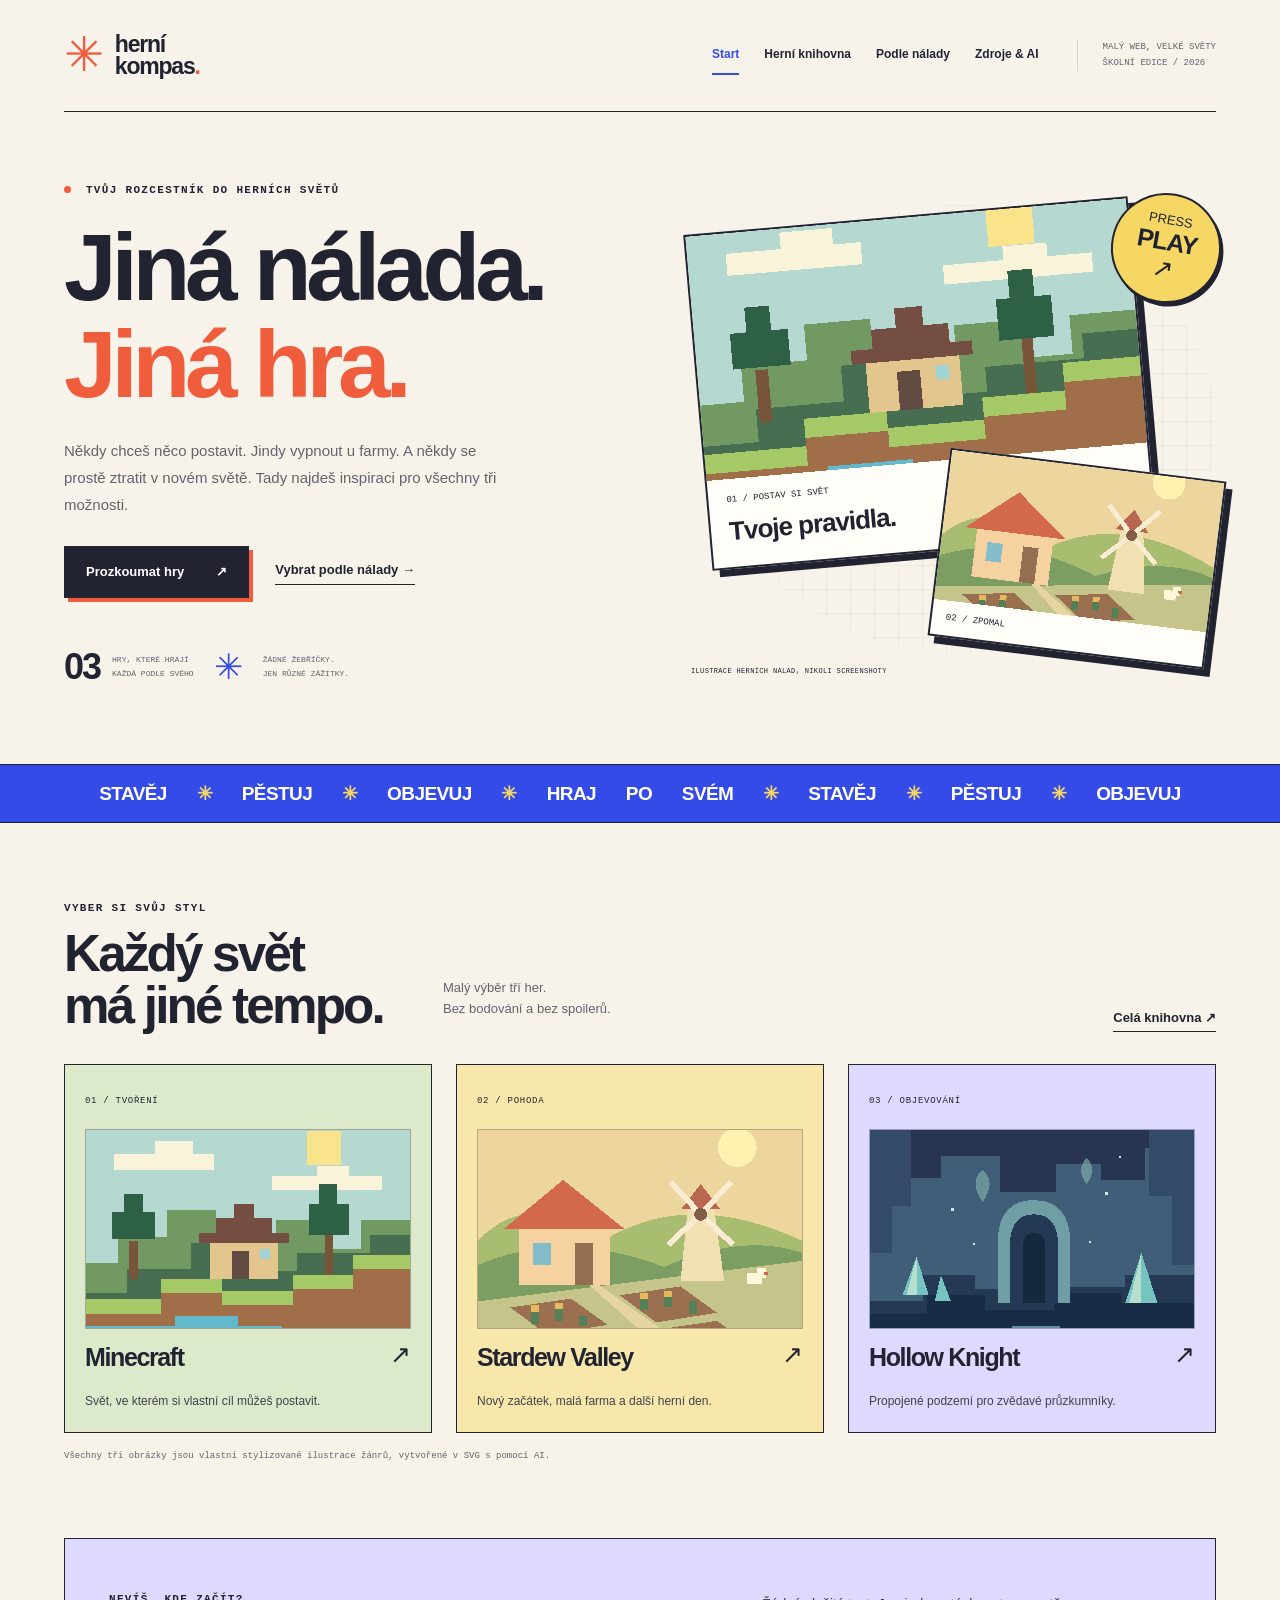
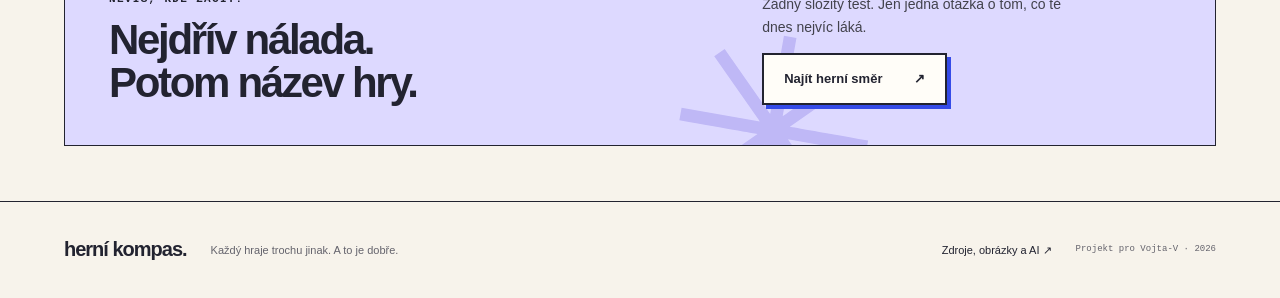
<file: index.html>
<!DOCTYPE html>
<html lang="cs">
<head>
  <meta charset="utf-8">
  <meta name="viewport" content="width=device-width, initial-scale=1">
  <meta name="description" content="Herní kompas: inspirace pro tvoření, farmaření a objevování. Tři hry bez žebříčků.">
  <meta name="theme-color" content="#f7f3eb">
  <title>Jiná nálada, jiná hra — Herní kompas</title>
  <link rel="icon" type="image/svg+xml" href="favicon.svg">
  <link rel="stylesheet" href="style.css">
  <script src="script.js" defer></script>
</head>
<body>
<a class="skip" href="#obsah">Přeskočit na obsah</a>
<header class="site-header container"><a class="logo" href="index.html" aria-label="Herní kompas — úvod"><span class="logo-icon" aria-hidden="true">✳</span><span>herní<br>kompas<span class="logo-dot">.</span></span></a><nav aria-label="Hlavní navigace"><a href="index.html" aria-current="page">Start</a><a href="hry.html">Herní knihovna</a><a href="vyber.html">Podle nálady</a><a href="zdroje.html">Zdroje & AI</a></nav><span class="edition">MALÝ WEB, VELKÉ SVĚTY<br>ŠKOLNÍ EDICE / 2026</span></header>
<main id="obsah"><section class="hero container"><div class="hero-text"><p class="eyebrow"><span class="mini-dot"></span> TVŮJ ROZCESTNÍK DO HERNÍCH SVĚTŮ</p><h1>Jiná nálada.<br><span>Jiná hra.</span></h1><p>Někdy chceš něco postavit. Jindy vypnout u farmy. A někdy se prostě ztratit v novém světě. Tady najdeš inspiraci pro všechny tři možnosti.</p><div class="hero-buttons"><a class="button" href="hry.html">Prozkoumat hry <span aria-hidden="true">↗</span></a><a class="text-link" href="vyber.html">Vybrat podle nálady →</a></div><div class="hero-meta"><strong>03</strong><span>HRY, KTERÉ HRAJÍ<br>KAŽDÁ PODLE SVÉHO</span><span class="star" aria-hidden="true">✳</span><span>ŽÁDNÉ ŽEBŘÍČKY.<br>JEN RŮZNÉ ZÁŽITKY.</span></div></div><div class="hero-collage"><div class="collage-grid" aria-hidden="true"></div><figure class="poster poster-main"><img src="staveni.svg" alt="Pixelová ilustrace krajiny z kostek s domkem a stromy" width="800" height="600"><figcaption><span>01 / POSTAV SI SVĚT</span><strong>Tvoje pravidla.</strong></figcaption></figure><figure class="poster poster-small"><img src="farma.svg" alt="Pixelová ilustrace malé farmy se záhony a větrným mlýnem" width="800" height="600"><figcaption>02 / ZPOMAL</figcaption></figure><div class="sticker">PRESS<br><strong>PLAY</strong><span aria-hidden="true">↗</span></div><span class="collage-note">ILUSTRACE HERNÍCH NÁLAD, NIKOLI SCREENSHOTY</span></div></section>
<div class="marquee" aria-hidden="true"><div>STAVĚJ <span>✳</span> PĚSTUJ <span>✳</span> OBJEVUJ <span>✳</span> HRAJ PO SVÉM <span>✳</span> STAVĚJ <span>✳</span> PĚSTUJ <span>✳</span> OBJEVUJ</div></div>
<section class="container home-library"><div class="section-top"><div><p class="eyebrow">VYBER SI SVŮJ STYL</p><h2>Každý svět<br>má jiné tempo.</h2></div><p>Malý výběr tří her.<br>Bez bodování a bez spoilerů.</p><a class="text-link" href="hry.html">Celá knihovna ↗</a></div><div class="tile-grid">
<a class="game-tile tile-green" href="hry.html#minecraft"><span class="tile-number">01 / TVOŘENÍ</span><img src="staveni.svg" alt="Kostičkovaná krajina jako ilustrace tvořivého hraní" width="800" height="600" loading="lazy"><div><h3>Minecraft</h3><span aria-hidden="true">↗</span></div><p>Svět, ve kterém si vlastní cíl můžeš postavit.</p></a>
<a class="game-tile tile-yellow" href="hry.html#stardew"><span class="tile-number">02 / POHODA</span><img src="farma.svg" alt="Barevná farma jako ilustrace klidnějšího herního tempa" width="800" height="600" loading="lazy"><div><h3>Stardew Valley</h3><span aria-hidden="true">↗</span></div><p>Nový začátek, malá farma a další herní den.</p></a>
<a class="game-tile tile-purple" href="hry.html#hollow"><span class="tile-number">03 / OBJEVOVÁNÍ</span><img src="jeskyne.svg" alt="Modrá jeskyně jako ilustrace průzkumu tajemného světa" width="800" height="600" loading="lazy"><div><h3>Hollow Knight</h3><span aria-hidden="true">↗</span></div><p>Propojené podzemí pro zvědavé průzkumníky.</p></a>
</div><p class="caption">Všechny tři obrázky jsou vlastní stylizované ilustrace žánrů, vytvořené v SVG s pomocí AI.</p></section>
<section class="container mood-banner"><div><p class="eyebrow">NEVÍŠ, KDE ZAČÍT?</p><h2>Nejdřív nálada.<br>Potom název hry.</h2></div><div><p>Žádný složitý test. Jen jedna otázka o tom, co tě dnes nejvíc láká.</p><a class="button light" href="vyber.html">Najít herní směr <span>↗</span></a></div><span class="banner-star" aria-hidden="true">✳</span></section></main>
<footer class="site-footer"><div class="container footer-inner"><a href="index.html" class="footer-logo">herní kompas.</a><p>Každý hraje trochu jinak. A to je dobře.</p><a href="zdroje.html">Zdroje, obrázky a AI ↗</a><span>Projekt pro Vojta-V · 2026</span></div></footer>
</body>
</html>
</file>
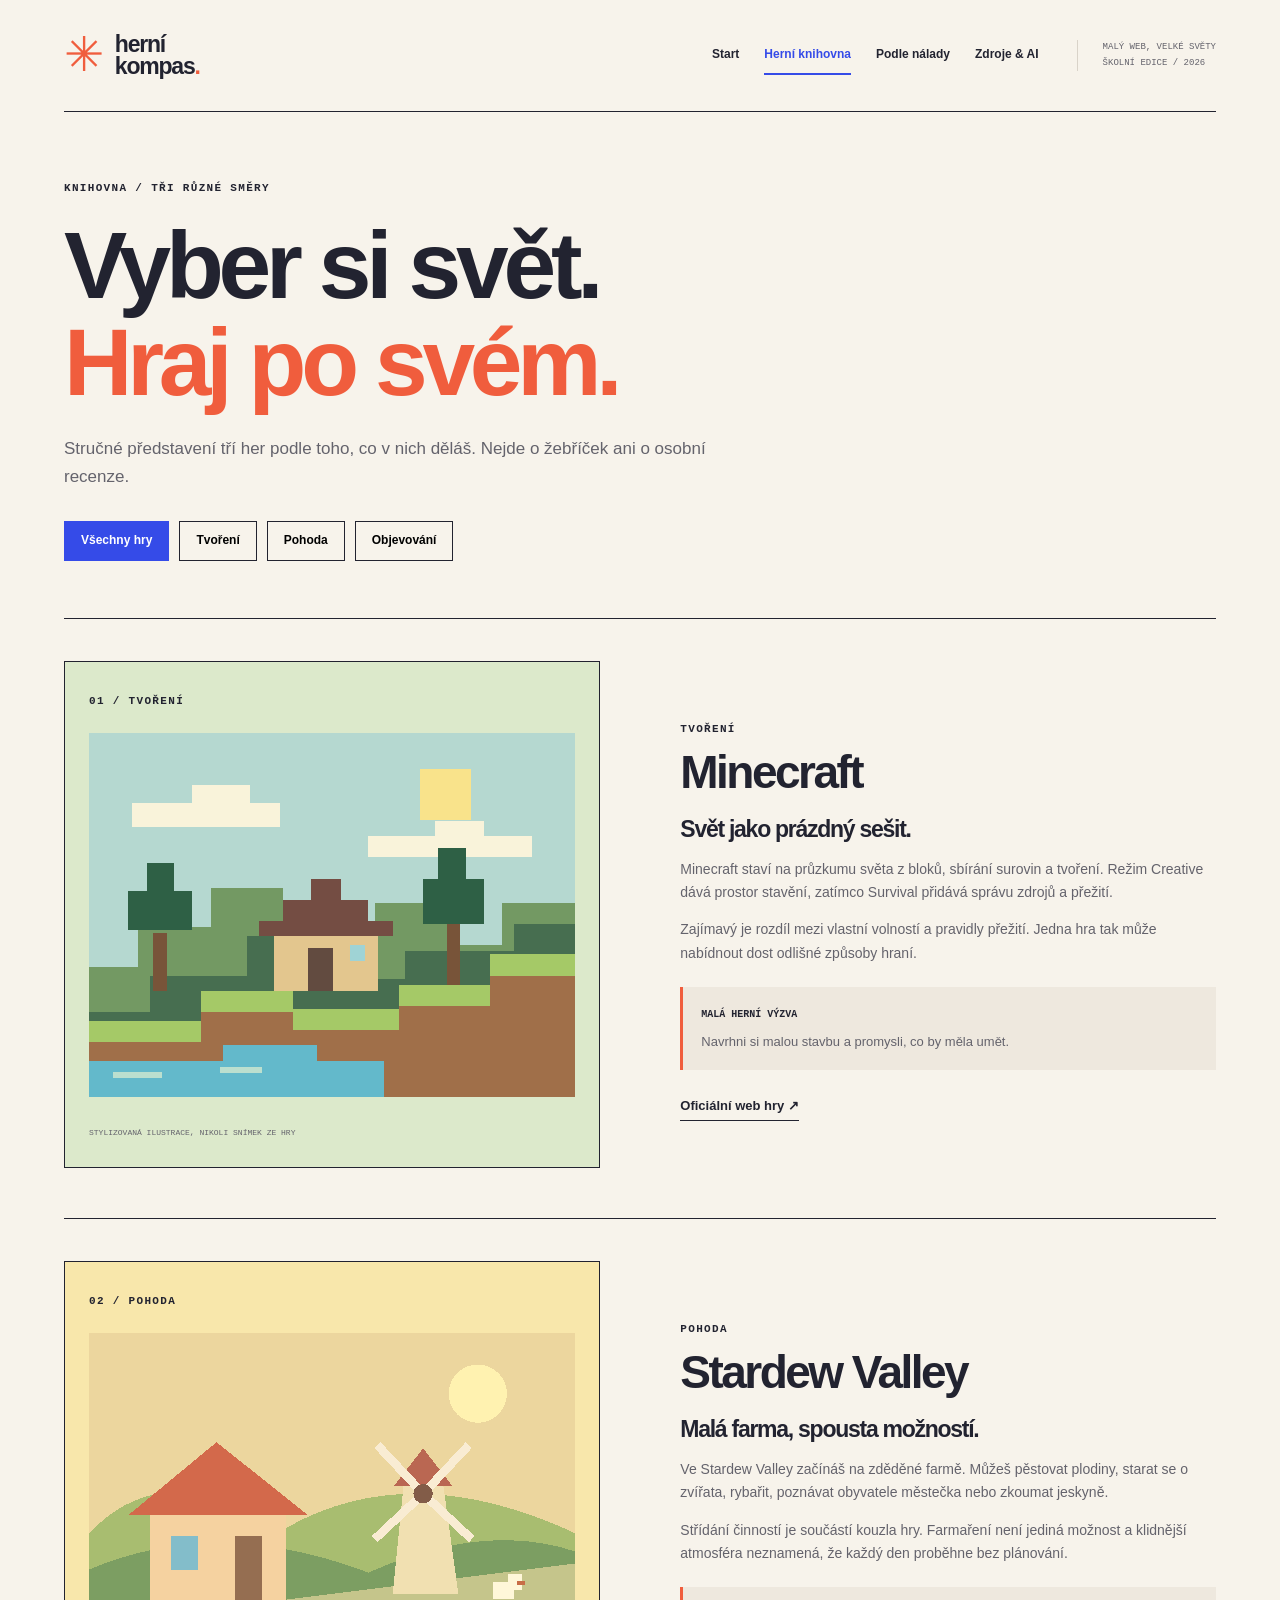
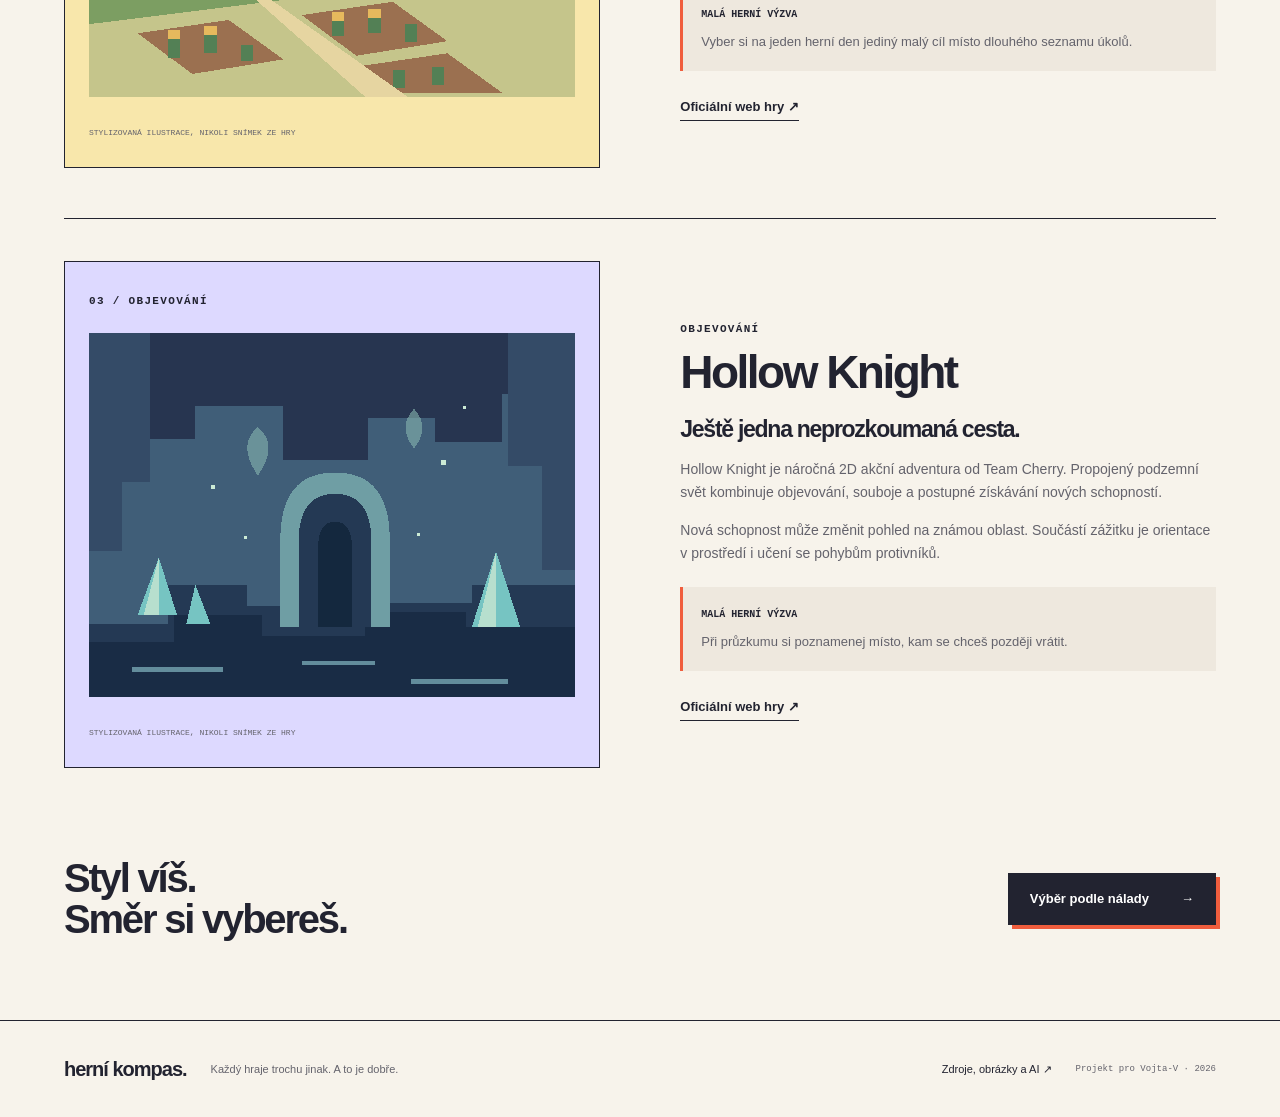
<file: hry.html>
<!DOCTYPE html>
<html lang="cs">
<head>
  <meta charset="utf-8">
  <meta name="viewport" content="width=device-width, initial-scale=1">
  <meta name="description" content="Představení Minecraftu, Stardew Valley a Hollow Knight podle stylu hraní.">
  <meta name="theme-color" content="#f7f3eb">
  <title>Herní knihovna — Herní kompas</title>
  <link rel="icon" type="image/svg+xml" href="favicon.svg">
  <link rel="stylesheet" href="style.css">
  <script src="script.js" defer></script>
</head>
<body>
<a class="skip" href="#obsah">Přeskočit na obsah</a>
<header class="site-header container"><a class="logo" href="index.html" aria-label="Herní kompas — úvod"><span class="logo-icon" aria-hidden="true">✳</span><span>herní<br>kompas<span class="logo-dot">.</span></span></a><nav aria-label="Hlavní navigace"><a href="index.html">Start</a><a href="hry.html" aria-current="page">Herní knihovna</a><a href="vyber.html">Podle nálady</a><a href="zdroje.html">Zdroje & AI</a></nav><span class="edition">MALÝ WEB, VELKÉ SVĚTY<br>ŠKOLNÍ EDICE / 2026</span></header>
<main id="obsah"><section class="container page-head"><p class="eyebrow">KNIHOVNA / TŘI RŮZNÉ SMĚRY</p><h1>Vyber si svět.<br><span class="orange">Hraj po svém.</span></h1><p>Stručné představení tří her podle toho, co v nich děláš. Nejde o žebříček ani o osobní recenze.</p><div class="filters" hidden aria-label="Filtrovat hry podle stylu"><button type="button" data-filter="all" aria-pressed="true">Všechny hry</button><button type="button" data-filter="tvoreni" aria-pressed="false">Tvoření</button><button type="button" data-filter="pohoda" aria-pressed="false">Pohoda</button><button type="button" data-filter="objevovani" aria-pressed="false">Objevování</button></div><p id="filter-status" class="caption" role="status" aria-live="polite"></p></section><div class="container library-list"><article class="library-game" id="minecraft" data-style="tvoreni"><div class="library-art tile-green"><span class="eyebrow">01 / TVOŘENÍ</span><img src="staveni.svg" alt="Vlastní ilustrace žánru: tvoření" width="800" height="600" loading="lazy"><span class="caption">STYLIZOVANÁ ILUSTRACE, NIKOLI SNÍMEK ZE HRY</span></div><div class="game-copy"><p class="eyebrow">TVOŘENÍ</p><h2>Minecraft</h2><h3>Svět jako prázdný sešit.</h3><p>Minecraft staví na průzkumu světa z bloků, sbírání surovin a tvoření. Režim Creative dává prostor stavění, zatímco Survival přidává správu zdrojů a přežití.</p><p>Zajímavý je rozdíl mezi vlastní volností a pravidly přežití. Jedna hra tak může nabídnout dost odlišné způsoby hraní.</p><div class="small-challenge"><strong>MALÁ HERNÍ VÝZVA</strong><p>Navrhni si malou stavbu a promysli, co by měla umět.</p></div><a class="text-link" href="https://www.minecraft.net/en-us/about-minecraft">Oficiální web hry ↗</a></div></article><article class="library-game" id="stardew" data-style="pohoda"><div class="library-art tile-yellow"><span class="eyebrow">02 / POHODA</span><img src="farma.svg" alt="Vlastní ilustrace žánru: pohoda" width="800" height="600" loading="lazy"><span class="caption">STYLIZOVANÁ ILUSTRACE, NIKOLI SNÍMEK ZE HRY</span></div><div class="game-copy"><p class="eyebrow">POHODA</p><h2>Stardew Valley</h2><h3>Malá farma, spousta možností.</h3><p>Ve Stardew Valley začínáš na zděděné farmě. Můžeš pěstovat plodiny, starat se o zvířata, rybařit, poznávat obyvatele městečka nebo zkoumat jeskyně.</p><p>Střídání činností je součástí kouzla hry. Farmaření není jediná možnost a klidnější atmosféra neznamená, že každý den proběhne bez plánování.</p><div class="small-challenge"><strong>MALÁ HERNÍ VÝZVA</strong><p>Vyber si na jeden herní den jediný malý cíl místo dlouhého seznamu úkolů.</p></div><a class="text-link" href="https://www.stardewvalley.net/">Oficiální web hry ↗</a></div></article><article class="library-game" id="hollow" data-style="objevovani"><div class="library-art tile-purple"><span class="eyebrow">03 / OBJEVOVÁNÍ</span><img src="jeskyne.svg" alt="Vlastní ilustrace žánru: objevování" width="800" height="600" loading="lazy"><span class="caption">STYLIZOVANÁ ILUSTRACE, NIKOLI SNÍMEK ZE HRY</span></div><div class="game-copy"><p class="eyebrow">OBJEVOVÁNÍ</p><h2>Hollow Knight</h2><h3>Ještě jedna neprozkoumaná cesta.</h3><p>Hollow Knight je náročná 2D akční adventura od Team Cherry. Propojený podzemní svět kombinuje objevování, souboje a postupné získávání nových schopností.</p><p>Nová schopnost může změnit pohled na známou oblast. Součástí zážitku je orientace v prostředí i učení se pohybům protivníků.</p><div class="small-challenge"><strong>MALÁ HERNÍ VÝZVA</strong><p>Při průzkumu si poznamenej místo, kam se chceš později vrátit.</p></div><a class="text-link" href="https://www.hollowknight.com/">Oficiální web hry ↗</a></div></article></div><section class="container end-note"><h2>Styl víš.<br>Směr si vybereš.</h2><a class="button" href="vyber.html">Výběr podle nálady <span>→</span></a></section></main>
<footer class="site-footer"><div class="container footer-inner"><a href="index.html" class="footer-logo">herní kompas.</a><p>Každý hraje trochu jinak. A to je dobře.</p><a href="zdroje.html">Zdroje, obrázky a AI ↗</a><span>Projekt pro Vojta-V · 2026</span></div></footer>
</body>
</html>
</file>
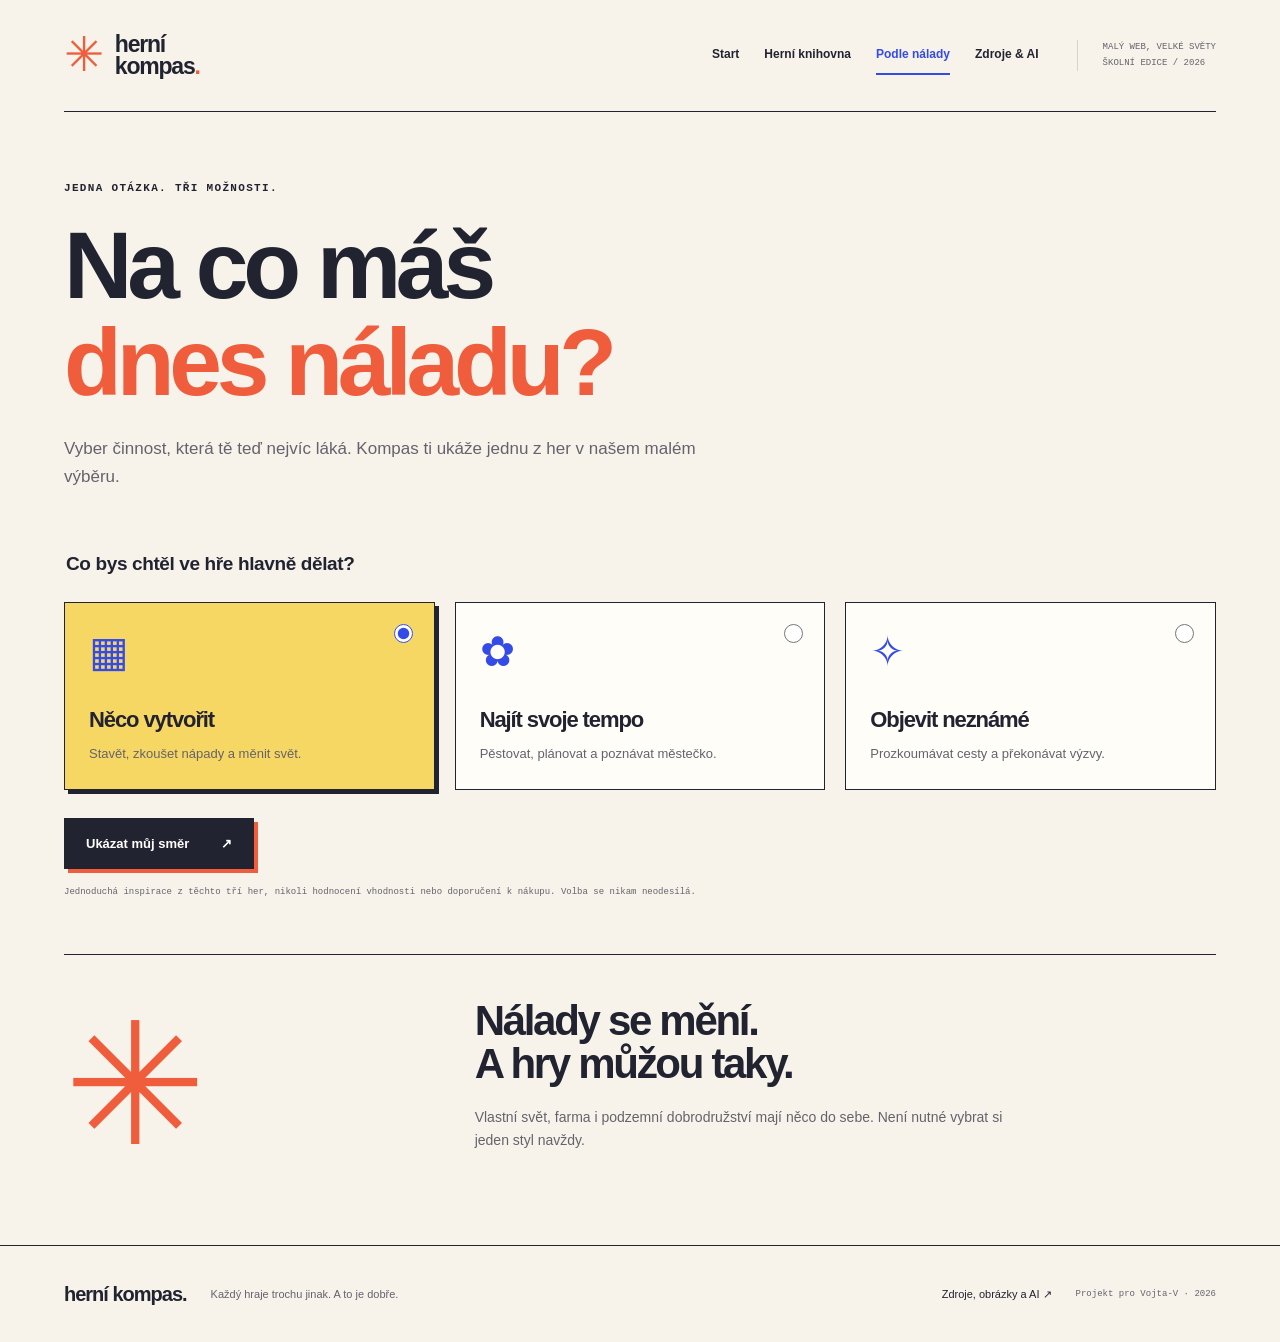
<file: vyber.html>
<!DOCTYPE html>
<html lang="cs">
<head>
  <meta charset="utf-8">
  <meta name="viewport" content="width=device-width, initial-scale=1">
  <meta name="description" content="Vyber si tvoření, vlastní tempo nebo objevování a najdi odpovídající hru z knihovny.">
  <meta name="theme-color" content="#f7f3eb">
  <title>Výběr podle nálady — Herní kompas</title>
  <link rel="icon" type="image/svg+xml" href="favicon.svg">
  <link rel="stylesheet" href="style.css">
  <script src="script.js" defer></script>
</head>
<body>
<a class="skip" href="#obsah">Přeskočit na obsah</a>
<header class="site-header container"><a class="logo" href="index.html" aria-label="Herní kompas — úvod"><span class="logo-icon" aria-hidden="true">✳</span><span>herní<br>kompas<span class="logo-dot">.</span></span></a><nav aria-label="Hlavní navigace"><a href="index.html">Start</a><a href="hry.html">Herní knihovna</a><a href="vyber.html" aria-current="page">Podle nálady</a><a href="zdroje.html">Zdroje & AI</a></nav><span class="edition">MALÝ WEB, VELKÉ SVĚTY<br>ŠKOLNÍ EDICE / 2026</span></header>
<main id="obsah"><section class="container page-head"><p class="eyebrow">JEDNA OTÁZKA. TŘI MOŽNOSTI.</p><h1>Na co máš<br><span class="orange">dnes náladu?</span></h1><p>Vyber činnost, která tě teď nejvíc láká. Kompas ti ukáže jednu z her v našem malém výběru.</p></section><section class="container chooser-area"><form id="mood-form"><fieldset><legend>Co bys chtěl ve hře hlavně dělat?</legend><div class="mood-options"><label><input type="radio" name="mood" value="minecraft" checked><span class="mood-symbol" aria-hidden="true">▦</span><strong>Něco vytvořit</strong><span>Stavět, zkoušet nápady a měnit svět.</span></label><label><input type="radio" name="mood" value="stardew"><span class="mood-symbol" aria-hidden="true">✿</span><strong>Najít svoje tempo</strong><span>Pěstovat, plánovat a poznávat městečko.</span></label><label><input type="radio" name="mood" value="hollow"><span class="mood-symbol" aria-hidden="true">✧</span><strong>Objevit neznámé</strong><span>Prozkoumávat cesty a překonávat výzvy.</span></label></div></fieldset><button class="button" type="submit">Ukázat můj směr <span aria-hidden="true">↗</span></button></form><section id="mood-result" class="mood-result" aria-live="polite" aria-atomic="true" hidden></section><noscript><p>Interaktivní výběr potřebuje JavaScript. Všechny hry si můžeš prohlédnout přímo v <a class="text-link" href="hry.html">herní knihovně</a>.</p></noscript><p class="caption">Jednoduchá inspirace z těchto tří her, nikoli hodnocení vhodnosti nebo doporučení k nákupu. Volba se nikam neodesílá.</p></section><section class="container thought"><span aria-hidden="true">✳</span><div><h2>Nálady se mění.<br>A hry můžou taky.</h2><p>Vlastní svět, farma i podzemní dobrodružství mají něco do sebe. Není nutné vybrat si jeden styl navždy.</p></div></section></main>
<footer class="site-footer"><div class="container footer-inner"><a href="index.html" class="footer-logo">herní kompas.</a><p>Každý hraje trochu jinak. A to je dobře.</p><a href="zdroje.html">Zdroje, obrázky a AI ↗</a><span>Projekt pro Vojta-V · 2026</span></div></footer>
</body>
</html>
</file>
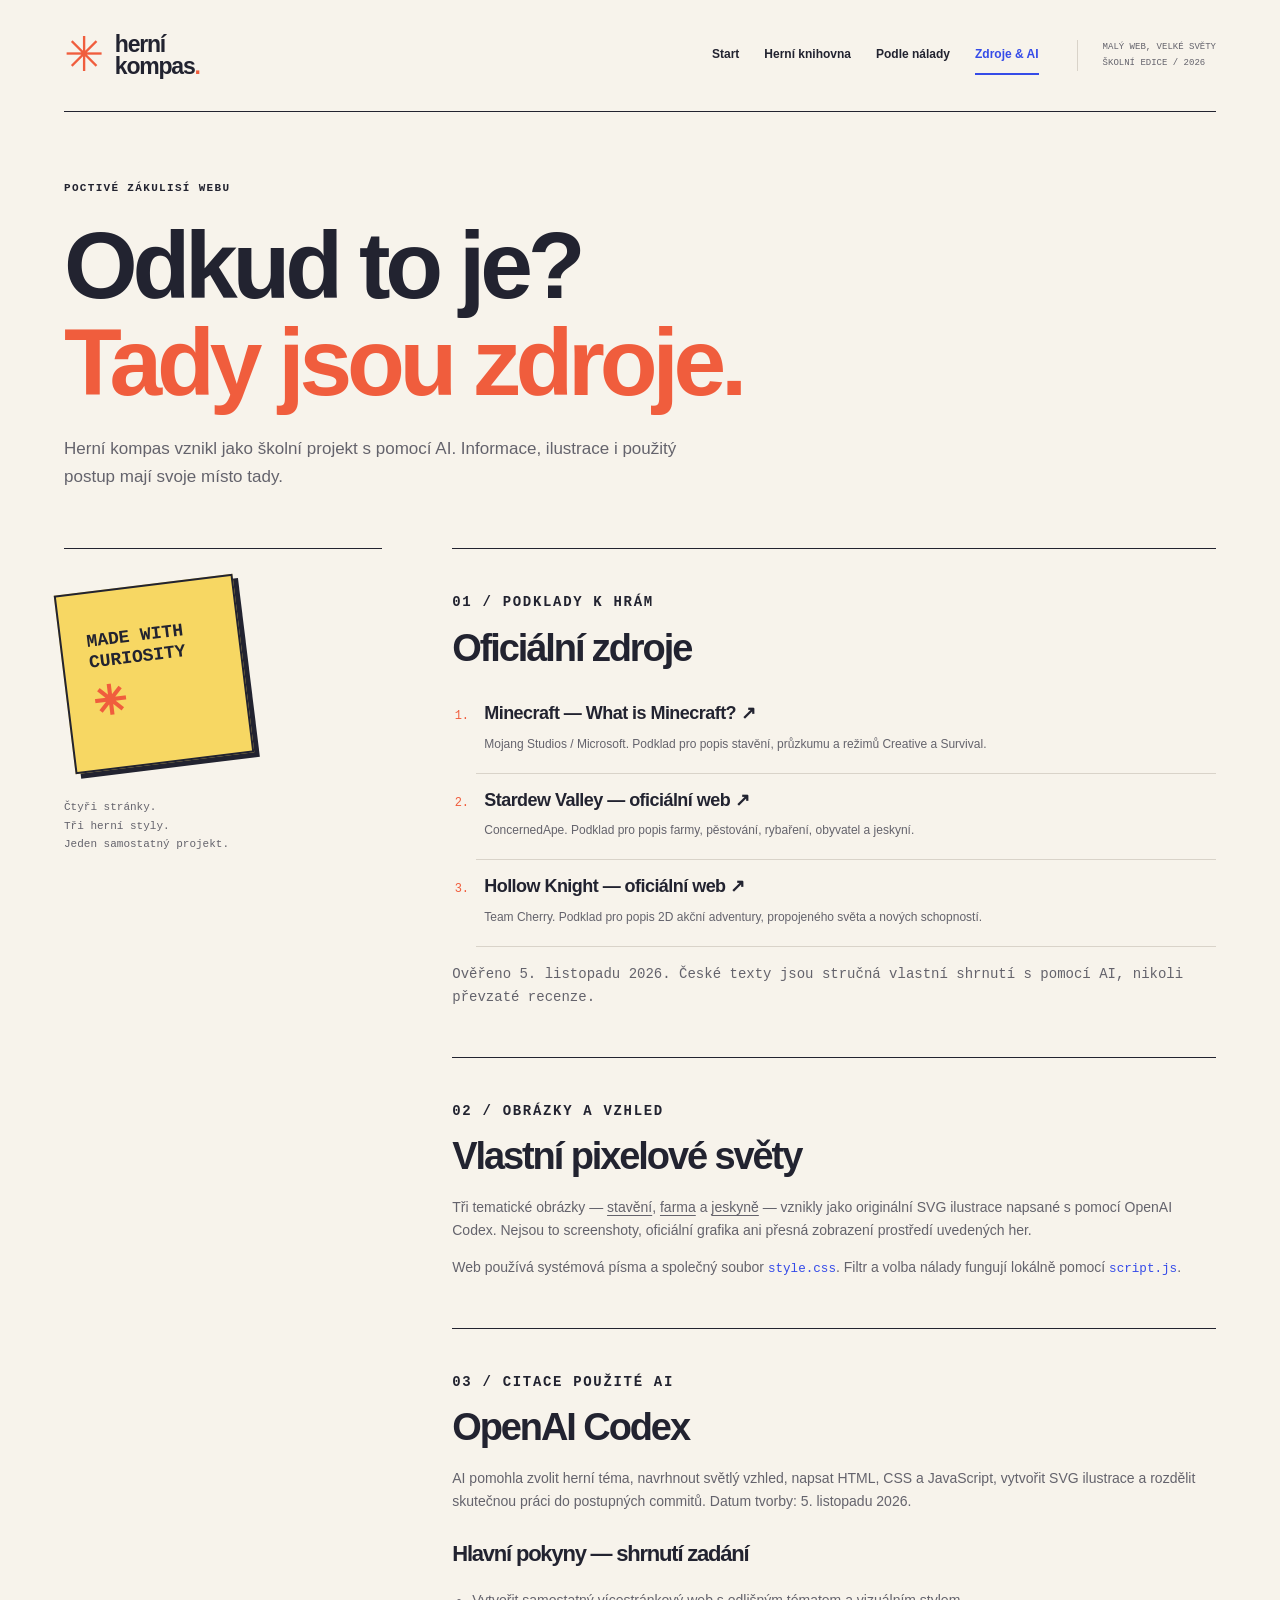
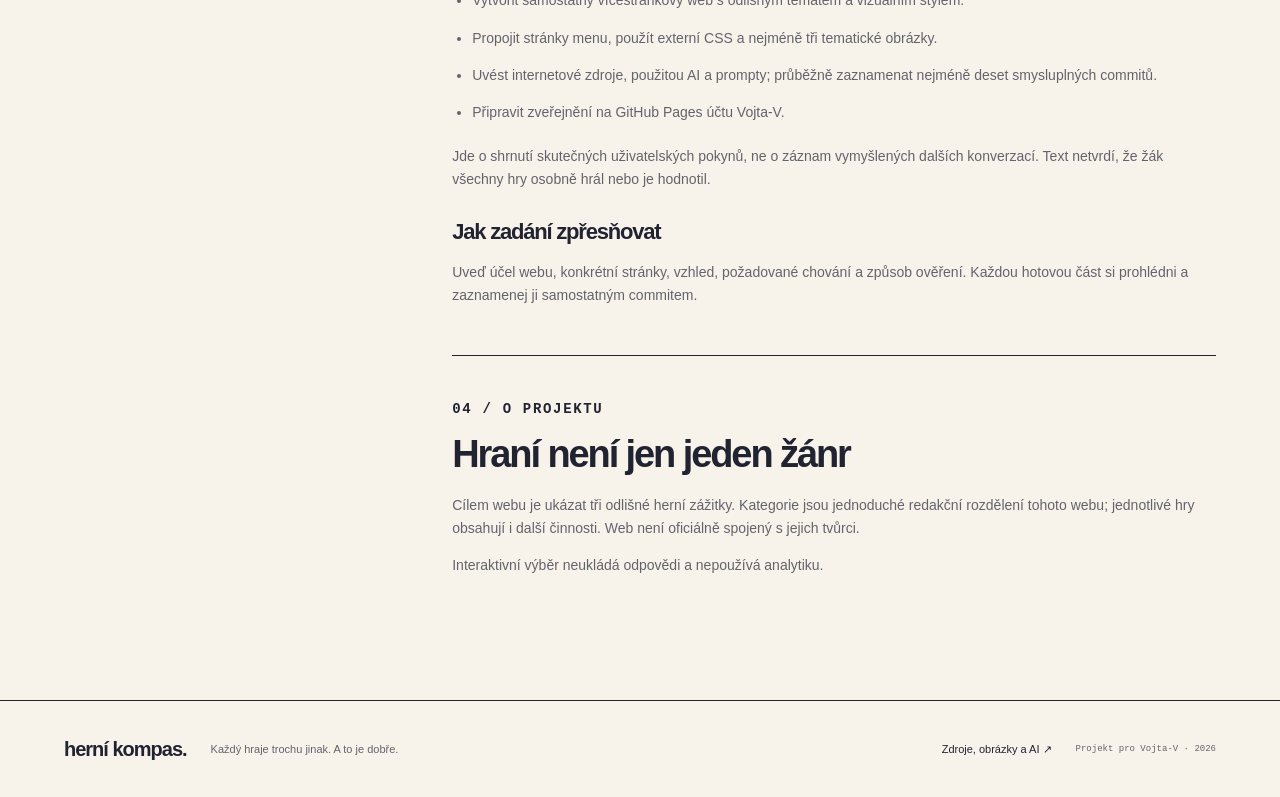
<file: zdroje.html>
<!DOCTYPE html>
<html lang="cs">
<head>
  <meta charset="utf-8">
  <meta name="viewport" content="width=device-width, initial-scale=1">
  <meta name="description" content="Oficiální zdroje her, vlastní SVG ilustrace a transparentní popis práce OpenAI Codex.">
  <meta name="theme-color" content="#f7f3eb">
  <title>Zdroje a AI — Herní kompas</title>
  <link rel="icon" type="image/svg+xml" href="favicon.svg">
  <link rel="stylesheet" href="style.css">
  <script src="script.js" defer></script>
</head>
<body>
<a class="skip" href="#obsah">Přeskočit na obsah</a>
<header class="site-header container"><a class="logo" href="index.html" aria-label="Herní kompas — úvod"><span class="logo-icon" aria-hidden="true">✳</span><span>herní<br>kompas<span class="logo-dot">.</span></span></a><nav aria-label="Hlavní navigace"><a href="index.html">Start</a><a href="hry.html">Herní knihovna</a><a href="vyber.html">Podle nálady</a><a href="zdroje.html" aria-current="page">Zdroje & AI</a></nav><span class="edition">MALÝ WEB, VELKÉ SVĚTY<br>ŠKOLNÍ EDICE / 2026</span></header>
<main id="obsah"><section class="container page-head"><p class="eyebrow">POCTIVÉ ZÁKULISÍ WEBU</p><h1>Odkud to je?<br><span class="orange">Tady jsou zdroje.</span></h1><p>Herní kompas vznikl jako školní projekt s pomocí AI. Informace, ilustrace i použitý postup mají svoje místo tady.</p></section><div class="container sources-layout"><aside class="source-aside"><span class="source-stamp">MADE WITH<br>CURIOSITY<br><strong>✳</strong></span><p>Čtyři stránky.<br>Tři herní styly.<br>Jeden samostatný projekt.</p></aside><div class="sources-main"><section><p class="eyebrow">01 / PODKLADY K HRÁM</p><h2>Oficiální zdroje</h2><ol class="source-list"><li><a href="https://www.minecraft.net/en-us/about-minecraft">Minecraft — What is Minecraft? ↗</a><p>Mojang Studios / Microsoft. Podklad pro popis stavění, průzkumu a režimů Creative a Survival.</p></li><li><a href="https://www.stardewvalley.net/">Stardew Valley — oficiální web ↗</a><p>ConcernedApe. Podklad pro popis farmy, pěstování, rybaření, obyvatel a jeskyní.</p></li><li><a href="https://www.hollowknight.com/">Hollow Knight — oficiální web ↗</a><p>Team Cherry. Podklad pro popis 2D akční adventury, propojeného světa a nových schopností.</p></li></ol><p class="caption">Ověřeno 5. listopadu 2026. České texty jsou stručná vlastní shrnutí s pomocí AI, nikoli převzaté recenze.</p></section><section><p class="eyebrow">02 / OBRÁZKY A VZHLED</p><h2>Vlastní pixelové světy</h2><p>Tři tematické obrázky — <a href="staveni.svg">stavění</a>, <a href="farma.svg">farma</a> a <a href="jeskyne.svg">jeskyně</a> — vznikly jako originální SVG ilustrace napsané s pomocí OpenAI Codex. Nejsou to screenshoty, oficiální grafika ani přesná zobrazení prostředí uvedených her.</p><p>Web používá systémová písma a společný soubor <code>style.css</code>. Filtr a volba nálady fungují lokálně pomocí <code>script.js</code>.</p></section><section><p class="eyebrow">03 / CITACE POUŽITÉ AI</p><h2>OpenAI Codex</h2><p>AI pomohla zvolit herní téma, navrhnout světlý vzhled, napsat HTML, CSS a JavaScript, vytvořit SVG ilustrace a rozdělit skutečnou práci do postupných commitů. Datum tvorby: 5. listopadu 2026.</p><h3>Hlavní pokyny — shrnutí zadání</h3><ul class="prompt-list"><li>Vytvořit samostatný vícestránkový web s odlišným tématem a vizuálním stylem.</li><li>Propojit stránky menu, použít externí CSS a nejméně tři tematické obrázky.</li><li>Uvést internetové zdroje, použitou AI a prompty; průběžně zaznamenat nejméně deset smysluplných commitů.</li><li>Připravit zveřejnění na GitHub Pages účtu Vojta-V.</li></ul><p>Jde o shrnutí skutečných uživatelských pokynů, ne o záznam vymyšlených dalších konverzací. Text netvrdí, že žák všechny hry osobně hrál nebo je hodnotil.</p><h3>Jak zadání zpřesňovat</h3><p>Uveď účel webu, konkrétní stránky, vzhled, požadované chování a způsob ověření. Každou hotovou část si prohlédni a zaznamenej ji samostatným commitem.</p></section><section><p class="eyebrow">04 / O PROJEKTU</p><h2>Hraní není jen jeden žánr</h2><p>Cílem webu je ukázat tři odlišné herní zážitky. Kategorie jsou jednoduché redakční rozdělení tohoto webu; jednotlivé hry obsahují i další činnosti. Web není oficiálně spojený s jejich tvůrci.</p><p>Interaktivní výběr neukládá odpovědi a nepoužívá analytiku.</p></section></div></div></main>
<footer class="site-footer"><div class="container footer-inner"><a href="index.html" class="footer-logo">herní kompas.</a><p>Každý hraje trochu jinak. A to je dobře.</p><a href="zdroje.html">Zdroje, obrázky a AI ↗</a><span>Projekt pro Vojta-V · 2026</span></div></footer>
</body>
</html>
</file>
<file: style.css>
:root{--paper:#f7f3eb;--ink:#222330;--muted:#64636c;--line:#d9d3c9;--orange:#f05d3d;--blue:#354be8;--lavender:#ddd9ff;--yellow:#f7d763;--white:#fffdf8;--green:#dce9cb;--display:Arial,Helvetica,sans-serif;--body:Arial,Helvetica,sans-serif}
*{box-sizing:border-box}html{scroll-behavior:smooth}body{margin:0;background:var(--paper);color:var(--ink);font-family:var(--body);line-height:1.65}a{color:inherit;text-decoration:none}img{display:block;max-width:100%}button,input,select{font:inherit}button,a{touch-action:manipulation}button{cursor:pointer}.container{width:min(1220px,90%);margin-inline:auto}.site-header{display:flex;align-items:center;gap:38px;min-height:112px;border-bottom:1px solid var(--ink)}.logo{display:flex;align-items:center;gap:12px;font-weight:900;font-size:23px;letter-spacing:-1.2px;line-height:.92}.logo-icon{font-size:48px;font-weight:400;color:var(--orange)}.logo-dot{color:var(--orange)}nav{display:flex;gap:25px;margin-left:auto;align-items:center;font-size:12px;font-weight:700}nav a{padding:9px 0;white-space:nowrap;border-bottom:2px solid transparent}nav a:hover,nav a[aria-current]{color:var(--blue);border-bottom-color:var(--blue)}.edition{font-family:monospace;font-size:9px;line-height:1.7;border-left:1px solid var(--line);padding-left:25px;color:var(--muted)}h1,h2,h3{font-family:var(--display);letter-spacing:-.055em;line-height:1.02;font-weight:900}h1{font-size:clamp(56px,7.4vw,98px);margin:20px 0 25px}h2{font-size:clamp(36px,4vw,54px);margin:0 0 20px}h3{font-size:27px;margin:16px 0 10px}p{color:var(--muted)}.eyebrow{font-family:monospace;font-size:11px;font-weight:700;letter-spacing:.12em;color:var(--ink)}.button{display:inline-flex;gap:32px;align-items:center;justify-content:space-between;background:var(--ink);border:2px solid var(--ink);color:white;padding:13px 20px;font-size:13px;font-weight:700;box-shadow:4px 4px 0 var(--orange);transition:transform .15s,box-shadow .15s}.button:hover{transform:translate(2px,2px);box-shadow:2px 2px 0 var(--orange)}.button.light{background:var(--white);color:var(--ink);box-shadow:4px 4px 0 var(--blue)}.text-link{display:inline-block;font-size:13px;font-weight:700;border-bottom:1px solid var(--ink);padding-bottom:3px}.text-link:hover{color:var(--blue);border-color:var(--blue)}.page-head{padding-block:56px 40px}.page-head>p:not(.eyebrow){max-width:660px;font-size:17px}.site-footer{border-top:1px solid var(--ink);margin-top:30px}.footer-inner{display:flex;align-items:center;flex-wrap:wrap;gap:24px;padding-block:28px;font-size:11px}.footer-logo{font-weight:900;font-size:20px;letter-spacing:-1px}.footer-inner p{margin-right:auto}.footer-inner>span{font-family:monospace;font-size:9px;color:var(--muted)}

.hero{display:grid;grid-template-columns:1.08fr 1fr;gap:60px;align-items:center;padding-block:58px 68px}.mini-dot{display:inline-block;background:var(--orange);width:7px;height:7px;border-radius:50%;margin-right:7px}.hero h1>span{color:var(--orange)}.hero-text>p:not(.eyebrow){max-width:440px;font-size:15px;line-height:1.8}.hero-buttons{display:flex;align-items:center;gap:26px;margin-block:28px 40px}.hero-meta{display:flex;align-items:center;gap:12px}.hero-meta>strong{font-size:36px;line-height:1;font-weight:900;letter-spacing:-2px}.hero-meta>span:not(.star){font-family:monospace;font-size:8px;color:var(--muted);line-height:1.7}.hero-meta .star{font-size:35px;margin-inline:8px;color:var(--blue)}.hero-collage{height:480px;position:relative}.collage-grid{position:absolute;inset:12px 0 20px 15px;background-image:linear-gradient(#c8c0b52e 1px,transparent 1px),linear-gradient(90deg,#c8c0b52e 1px,transparent 1px);background-size:24px 24px;border-radius:50%}.poster{border:2px solid var(--ink);margin:0;background:var(--white);box-shadow:7px 7px 0 #222330}.poster-main{position:absolute;top:22px;left:6px;width:85%;transform:rotate(-5deg)}.poster-main>img{width:100%;height:245px;object-fit:cover}.poster figcaption{padding:14px 18px;display:flex;flex-direction:column;font-family:monospace;font-size:9px;gap:2px}.poster figcaption strong{font-family:var(--display);font-size:26px;letter-spacing:-1px}.poster-small{position:absolute;width:53%;right:0;bottom:20px;transform:rotate(7deg);z-index:2}.poster-small img{width:100%;height:150px;object-fit:cover}.poster-small figcaption{padding:10px 14px}.sticker{position:absolute;z-index:3;right:-5px;top:0;background:var(--yellow);border:2px solid var(--ink);width:110px;height:110px;display:flex;align-items:center;justify-content:center;flex-direction:column;border-radius:50%;transform:rotate(10deg);line-height:1.1;font-size:13px;box-shadow:3px 3px 0 var(--ink)}.sticker strong{font-size:25px;letter-spacing:-1px}.sticker>span{font-size:25px}.collage-note{position:absolute;left:0;bottom:-5px;font-family:monospace;font-size:7px;letter-spacing:.05em}.marquee{background:var(--blue);color:white;border-block:1px solid var(--ink);padding-block:13px;overflow:hidden}.marquee>div{white-space:nowrap;font-weight:900;font-size:19px;letter-spacing:-.03em;text-align:center;word-spacing:25px}.marquee span{color:var(--yellow)}.home-library{padding-block:65px}.section-top{display:flex;justify-content:space-between;align-items:end;gap:30px;margin-bottom:32px}.section-top h2{margin:0}.section-top>p{font-size:13px;margin-right:auto;margin-left:30px}.tile-grid{display:grid;grid-template-columns:repeat(3,1fr);gap:24px}.game-tile{border:1px solid var(--ink);padding:20px;transition:transform .2s,box-shadow .2s}.game-tile:hover{transform:translateY(-5px);box-shadow:5px 5px 0 var(--ink)}.tile-green{background:var(--green)}.tile-yellow{background:#f8e7ab}.tile-purple{background:var(--lavender)}.tile-number{font-family:monospace;font-size:9px;letter-spacing:.08em}.game-tile>img{width:100%;height:200px;object-fit:cover;margin-top:17px;border:1px solid #22233055}.game-tile>div{display:flex;justify-content:space-between;align-items:center;gap:10px}.game-tile h3{font-size:25px}.game-tile>div>span{font-size:25px}.game-tile p{color:#42424c;font-size:12px;margin-bottom:0}.caption{font-family:monospace;font-size:9px;color:var(--muted);margin-top:16px}.mood-banner{background:var(--lavender);border:1px solid var(--ink);padding:40px 44px;display:grid;grid-template-columns:1.5fr 1fr;gap:40px;position:relative;overflow:hidden;margin-bottom:55px}.mood-banner h2{font-size:42px;margin:0}.mood-banner>div{position:relative;z-index:1}.mood-banner>div>p:not(.eyebrow){max-width:320px;font-size:14px;color:#42424c}.banner-star{position:absolute;font-size:260px;line-height:1;right:29%;bottom:-120px;color:#bfb8f6;transform:rotate(10deg)}

.orange{color:var(--orange)}.library-game{display:grid;grid-template-columns:1fr 1fr;gap:7%;align-items:center;padding-block:42px 50px;border-top:1px solid var(--ink);scroll-margin-top:30px}.library-game[hidden]{display:none}.library-art{padding:24px;border:1px solid var(--ink)}.library-art img{width:100%;height:auto;margin:20px 0}.library-art>.caption{font-size:8px}.game-copy h2{font-size:46px}.game-copy h3{font-size:23px;line-height:1.2;margin-bottom:15px}.game-copy>p:not(.eyebrow){font-size:14px}.small-challenge{border-left:3px solid var(--orange);padding:12px 18px;background:#eee8de;margin-block:22px}.small-challenge strong{font-family:monospace;font-size:10px}.small-challenge p{font-size:13px;margin:6px 0}.end-note{display:flex;align-items:center;justify-content:space-between;gap:30px;padding-block:40px 50px}.end-note h2{font-size:40px;margin:0}.filters{display:flex;gap:10px;flex-wrap:wrap;margin-top:30px}.filters[hidden]{display:none}.filters button{border:1px solid var(--ink);background:transparent;padding:9px 16px;font-size:12px;font-weight:700}.filters button[aria-pressed=true]{background:var(--blue);border-color:var(--blue);color:white}.filters button:hover{box-shadow:2px 2px 0 var(--ink)}

.chooser-area{padding-bottom:45px}.chooser-area fieldset{border:0;padding:0;margin:0 0 28px}.chooser-area legend{font-weight:700;font-size:19px;margin-bottom:22px;letter-spacing:-.02em}.mood-options{display:grid;grid-template-columns:repeat(3,1fr);gap:20px}.mood-options label{position:relative;padding:24px;border:1px solid var(--ink);display:flex;align-items:start;flex-direction:column;background:var(--white);cursor:pointer}.mood-options label:has(input:checked){background:var(--yellow);box-shadow:4px 4px 0 var(--ink)}.mood-options input{position:absolute;right:18px;top:18px;width:19px;height:19px;accent-color:var(--blue)}.mood-symbol{font-size:42px;line-height:1.2;margin-bottom:25px;color:var(--blue)}.mood-options strong{font-size:22px;letter-spacing:-.05em}.mood-options label>span:last-child{font-size:13px;color:var(--muted);margin-top:5px}.mood-result{border:1px solid var(--ink);margin-block:30px;display:grid;grid-template-columns:1fr 1.5fr;background:var(--lavender);align-items:center;gap:34px;padding:26px}.mood-result[hidden]{display:none}.mood-result img{width:100%;height:210px;object-fit:cover;border:1px solid var(--ink)}.mood-result h2{font-size:38px}.mood-result p:not(.eyebrow){font-size:14px}.thought{border-top:1px solid var(--ink);display:grid;grid-template-columns:1fr 2fr;gap:40px;padding-block:45px}.thought>span{font-size:170px;line-height:1;color:var(--orange);align-self:center}.thought h2{font-size:42px}.thought p{font-size:14px;max-width:550px}

.sources-layout{display:grid;grid-template-columns:1fr 2.4fr;gap:70px;padding-bottom:45px}.source-aside{border-top:1px solid var(--ink);padding-top:35px}.source-stamp{display:inline-flex;flex-direction:column;justify-content:center;width:180px;height:180px;background:var(--yellow);border:2px solid var(--ink);transform:rotate(-7deg);padding:25px;font-family:monospace;font-size:18px;font-weight:700;line-height:1.2;box-shadow:5px 5px 0 var(--ink)}.source-stamp strong{font-size:52px;color:var(--orange);line-height:1.1}.source-aside p{font-family:monospace;font-size:11px;margin-top:34px}.sources-main>section{padding-block:28px 34px;border-top:1px solid var(--ink)}.sources-main h2{font-size:38px}.sources-main h3{font-size:22px;line-height:1.3;margin-top:27px}.sources-main p{font-size:14px}.sources-main p a{text-decoration:underline;text-underline-offset:3px}.source-list{padding-left:24px}.source-list li{padding:12px 0 12px 8px;border-bottom:1px solid var(--line)}.source-list li::marker{font-family:monospace;font-size:12px;color:var(--orange)}.source-list li>a{font-size:18px;font-weight:700;letter-spacing:-.03em}.source-list li>a:hover{color:var(--blue)}.source-list p{font-size:12px;margin:6px 0}.prompt-list{padding-left:20px;font-size:14px;line-height:1.8;color:var(--muted)}.prompt-list li{padding:6px 0}code{font-size:.9em;color:var(--blue)}

@media(max-width:1000px){.site-header{gap:22px}.edition{display:none}.hero{gap:28px}.hero h1{font-size:76px}.hero-text>.eyebrow{font-size:9px}.hero-buttons{gap:18px;align-items:start;flex-direction:column}.hero-collage{height:450px}.poster-main>img{height:220px}.poster-small img{height:130px}.hero-meta .star{margin-inline:0}.game-tile{padding:14px}.game-tile>img{height:170px}.game-tile h3{font-size:22px}.section-top>p{margin-left:0}.library-game{gap:30px}.library-art{padding:17px}.game-copy h2{font-size:38px}.sources-layout{gap:35px}.source-stamp{width:155px;height:155px;font-size:16px}.mood-banner{gap:28px;padding:32px}.mood-banner h2{font-size:36px}.mood-result h2{font-size:32px}}
@media(max-width:700px){.site-header{flex-direction:column;justify-content:center;padding-block:20px;gap:20px;min-height:140px}.logo{font-size:22px}.logo-icon{font-size:43px}nav{margin-left:0;gap:20px;justify-content:center;flex-wrap:wrap;font-size:11px;row-gap:2px}nav a{padding-block:7px}.hero{grid-template-columns:1fr;gap:26px;padding-block:32px 38px}.hero h1{font-size:clamp(62px,13vw,84px);margin-block:20px}.hero-text>p:not(.eyebrow){max-width:none;font-size:14px}.hero-buttons{flex-direction:row;align-items:center;gap:20px;margin-block:24px 32px}.hero-buttons .text-link{font-size:11px}.button{font-size:12px;padding:12px 16px;gap:24px}.hero-meta>span:not(.star){font-size:8px}.hero-meta .star{margin-inline:8px}.hero-collage{height:440px;max-width:470px;width:100%;justify-self:center}.poster-main>img{height:235px}.poster-small img{height:145px}.poster-main{left:8px;width:83%}.sticker{width:92px;height:92px;right:4px;top:4px}.sticker strong{font-size:22px}.sticker{font-size:11px}.collage-note{font-size:6px;bottom:-1px}.marquee>div{font-size:15px;word-spacing:15px}.home-library{padding-block:40px}.section-top{display:grid;grid-template-columns:1fr;gap:10px;margin-bottom:25px}.section-top>p{margin:0}.section-top>.text-link{justify-self:start}.tile-grid{grid-template-columns:1fr;gap:22px}.game-tile{padding:20px}.game-tile>img{height:auto}.game-tile h3{font-size:28px}.game-tile p{font-size:13px}.caption{font-size:9px}.mood-banner{grid-template-columns:1fr;gap:10px;padding:26px;margin-bottom:35px}.mood-banner h2{font-size:34px}.mood-banner>div>p:not(.eyebrow){max-width:none}.banner-star{right:-30px;bottom:-100px}.footer-inner{gap:15px;justify-content:space-between;padding-block:25px}.footer-inner p{width:100%;order:3;margin:0}.footer-inner>span{width:100%;order:4}.page-head{padding-block:35px 25px}.page-head h1{font-size:clamp(48px,10vw,70px)}.page-head>p:not(.eyebrow){font-size:14px}.library-game{grid-template-columns:1fr;gap:24px;padding-block:25px 35px}.library-art{padding:20px}.library-art>.caption{font-size:7px}.game-copy h2{font-size:39px}.game-copy h3{font-size:23px}.filters{gap:8px}.filters button{font-size:11px;padding:8px 12px}.end-note{display:block;padding-block:30px}.end-note h2{margin-bottom:25px;font-size:35px}.mood-options{grid-template-columns:1fr;gap:15px}.mood-options label{padding:22px}.mood-symbol{font-size:34px;margin-bottom:12px}.mood-options strong{font-size:24px}.mood-options label>span:last-child{font-size:12px}.chooser-area legend{font-size:17px}.mood-result{grid-template-columns:1fr;padding:20px;gap:20px}.mood-result img{height:auto}.mood-result h2{font-size:34px}.thought{grid-template-columns:1fr;gap:18px;padding-block:30px}.thought>span{font-size:90px}.thought h2{font-size:35px}.sources-layout{grid-template-columns:1fr;gap:30px}.source-aside{display:flex;align-items:center;gap:30px;padding-top:25px}.source-stamp{width:135px;height:135px;font-size:13px;padding:18px;flex-shrink:0;box-shadow:3px 3px 0 var(--ink)}.source-stamp strong{font-size:42px}.source-aside p{font-size:9px;margin:0}.sources-main h2{font-size:32px}.sources-main h3{font-size:21px}.sources-main p{font-size:13px}.source-list li>a{font-size:17px}.source-list p{font-size:12px}.prompt-list{font-size:13px}}
@media(max-width:360px){nav{gap:12px;font-size:10px}.hero h1{font-size:57px}.hero-buttons{gap:15px;align-items:start;flex-direction:column}.hero-meta{gap:9px}.hero-meta .star{margin-inline:0}.hero-collage{height:380px}.poster-main>img{height:200px}.poster-small img{height:125px}.poster figcaption strong{font-size:22px}.poster-main figcaption{padding:12px}.sticker{width:80px;height:80px}.source-aside{gap:20px}.source-aside p{font-size:8px}}

.skip{position:absolute;top:10px;left:12px;z-index:20;background:var(--ink);color:white;padding:12px 18px;transform:translateY(-180%)}.skip:focus{transform:translateY(0)}:focus-visible{outline:3px solid var(--blue);outline-offset:5px}input:focus-visible{outline-offset:3px}::selection{background:var(--yellow);color:var(--ink)}[hidden]{display:none!important}@media(prefers-reduced-motion:reduce){html{scroll-behavior:auto}*,*:before,*:after{transition:none!important}}
</file>
